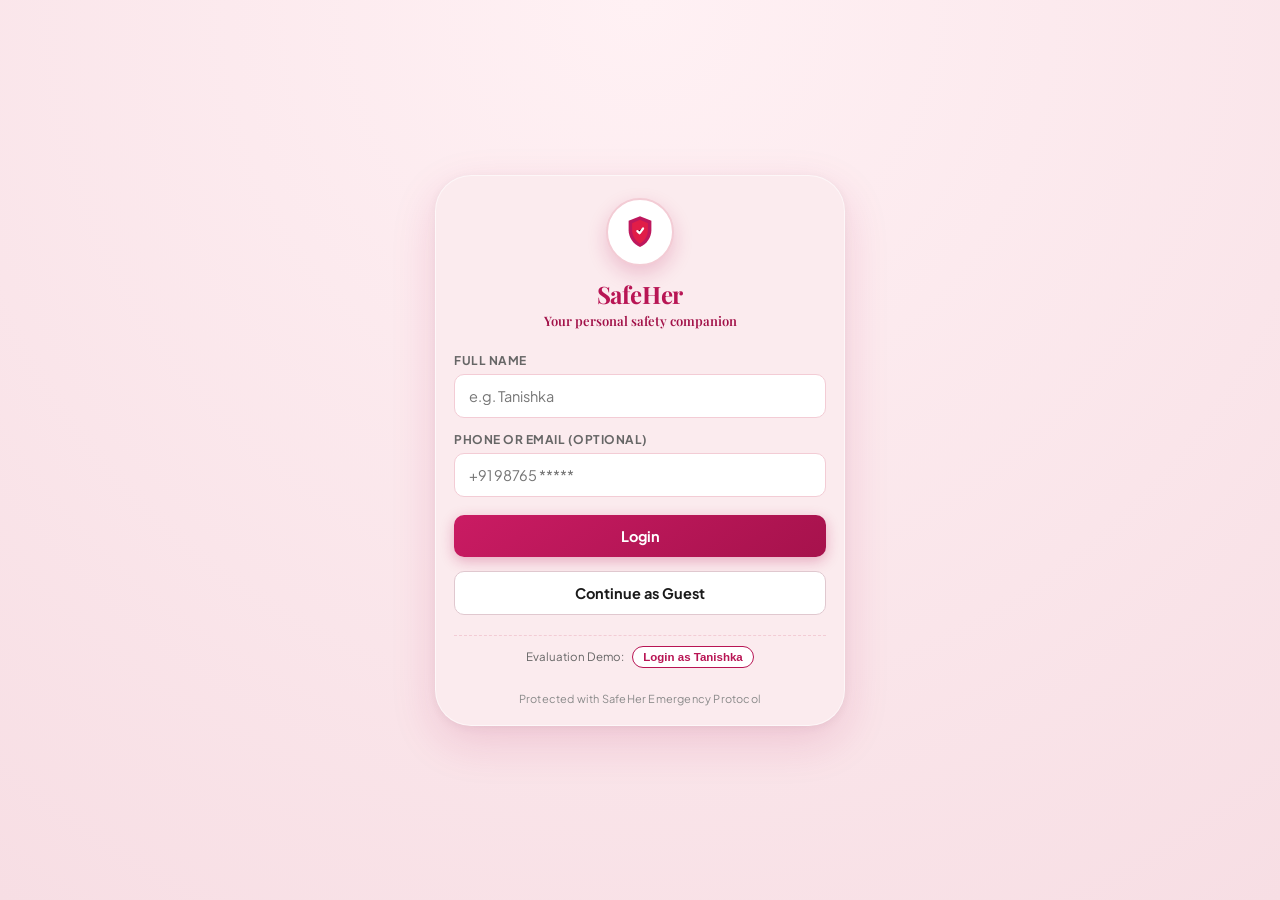
<file: index.html>
﻿<!DOCTYPE html>
<html lang="en">
<head>
  <meta charset="UTF-8">
  <meta name="viewport" content="width=device-width, initial-scale=1.0">
  <title>SafeHer — Your Safety, Our Priority</title>
  <link rel="preconnect" href="https://fonts.googleapis.com">
  <link rel="preconnect" href="https://fonts.gstatic.com" crossorigin>
  <link href="https://fonts.googleapis.com/css2?family=Playfair+Display:ital,wght@0,600;0,700;1,600&family=Plus+Jakarta+Sans:wght@400;500;600;700&display=swap" rel="stylesheet">
  <link rel="stylesheet" href="styles.css">
</head>
<body>

  <!-- Main App Shell -->
  <div id="app" class="app-root">

    <!-- ============================================== -->
    <!-- VIEW 0: LOGIN & ONBOARDING SCREEN              -->
    <!-- ============================================== -->
    <div id="view-login" class="view active-view">
      <div class="mobile-frame auth-mobile-frame">
        
        <!-- SafeHer Auth Header / Shield -->
        <div class="auth-center-hero">
          <div class="auth-shield-emblem">
            <svg viewBox="0 0 48 48" class="auth-shield-svg">
              <path d="M24 6L37 11V22C37 30.5 31.5 38 24 41C16.5 38 11 30.5 11 22V11L24 6Z" fill="#be185d"/>
              <path d="M24 10L33 14V22C33 28.5 29 34.5 24 37C19 34.5 15 28.5 15 22V14L24 10Z" fill="#e11d48"/>
              <path d="M21 23L23.5 25.5L27.5 20" stroke="#ffffff" stroke-width="2.5" stroke-linecap="round" stroke-linejoin="round"/>
            </svg>
          </div>
          <h1 class="brand-title auth-title">SafeHer</h1>
          <p class="auth-subtitle">Your personal safety companion</p>
        </div>

        <!-- Login Form -->
        <form id="form-login" class="auth-form" onsubmit="return false;">
          <div class="form-group">
            <label for="input-login-name" class="form-label">Full Name</label>
            <input type="text" id="input-login-name" class="auth-input" placeholder="e.g. Tanishka" required autocomplete="name">
          </div>

          <div class="form-group">
            <label for="input-login-contact" class="form-label">Phone or Email (Optional)</label>
            <input type="text" id="input-login-contact" class="auth-input" placeholder="+91 98765 *****">
          </div>

          <button type="submit" id="btn-submit-login" class="btn btn-primary-dark-pink auth-submit-btn">
            Login
          </button>

          <button type="button" id="btn-guest-login" class="btn btn-secondary auth-guest-btn">
            Continue as Guest
          </button>

          <!-- Quick Fill Demo Shortcut -->
          <div class="auth-demo-shortcut">
            <span>Evaluation Demo:</span>
            <button type="button" id="btn-quick-tanishka" class="demo-chip-btn">Login as Tanishka</button>
          </div>
        </form>

        <div class="auth-footer-note">
          <span>Protected with SafeHer Emergency Protocol</span>
        </div>

      </div>
    </div>


    <!-- ============================================== -->
    <!-- VIEW 1: HOME PAGE (Matches Screenshot Exactly) -->
    <!-- ============================================== -->
    <div id="view-home" class="view">
      <div class="mobile-frame">
        
        <!-- Header -->
        <header class="app-header">
          <button id="btn-home-menu" class="icon-btn menu-btn" aria-label="Menu">
            <svg width="24" height="24" viewBox="0 0 24 24" fill="none" stroke="currentColor" stroke-width="2.5" stroke-linecap="round">
              <line x1="4" y1="7" x2="20" y2="7"></line>
              <line x1="4" y1="12" x2="20" y2="12"></line>
              <line x1="4" y1="17" x2="20" y2="17"></line>
            </svg>
          </button>
          <div class="brand-center">
            <h1 class="brand-title">SafeHer</h1>
            <p class="brand-tagline">Your Safety, Our Priority</p>
          </div>
          <button id="btn-logout" class="icon-btn logout-btn" title="Log Out / Switch User" aria-label="Log Out">
            <svg width="20" height="20" viewBox="0 0 24 24" fill="none" stroke="#be185d" stroke-width="2" stroke-linecap="round" stroke-linejoin="round">
              <path d="M9 21H5a2 2 0 0 1-2-2V5a2 2 0 0 1 2-2h4"></path>
              <polyline points="16 17 21 12 16 7"></polyline>
              <line x1="21" y1="12" x2="9" y2="12"></line>
            </svg>
          </button>
        </header>
        <div class="header-divider"></div>

        <!-- Greeting Section -->
        <section class="greeting-section">
          <div class="greeting-text">
            <h2 id="user-greeting-name" class="user-name">Hello, User</h2>
            <p class="user-subtext">Stay safe, Stay Protected.</p>
          </div>
          <div id="avatar-badge-btn" class="avatar-badge" title="User Profile (Click to switch account)">
            <!-- Female profile silhouette -->
            <svg viewBox="0 0 100 100" class="avatar-svg">
              <circle cx="50" cy="50" r="48" fill="#f8b3c4" />
              <path d="M50 20 C42 20 36 26 36 34 C36 40 39 45 44 47 C39 49 32 54 30 62 C34 68 42 72 50 72 C58 72 66 68 70 62 C68 54 61 49 56 47 C61 45 64 40 64 34 C64 26 58 20 50 20 Z" fill="#ffffff"/>
            </svg>
          </div>
        </section>

        <!-- Large Emergency SOS Button / Card -->
        <section class="sos-banner-section">
          <button id="btn-open-sos" class="sos-banner-btn" aria-label="Emergency SOS - Tap for Emergency">
            <div class="sos-emblem-wrapper">
              <div class="sos-emblem-outer-ring"></div>
              <div class="sos-emblem-inner">
                <!-- Siren Emergency Beacon Icon -->
                <svg class="siren-icon" viewBox="0 0 48 48" fill="none">
                  <path d="M24 10C17.37 10 12 15.37 12 22V27H36V22C36 15.37 30.63 10 24 10Z" fill="#ff4d6d"/>
                  <path d="M10 27H38V31C38 32.1 37.1 33 36 33H12C10.9 33 10 32.1 10 31V27Z" fill="#c9184a"/>
                  <circle cx="24" cy="8" r="2.5" fill="#ff758f"/>
                  <path d="M14 13L10 9M34 13L38 9M24 6V2" stroke="#ff758f" stroke-width="2.5" stroke-linecap="round"/>
                </svg>
                <span class="sos-emblem-text">SOS</span>
              </div>
            </div>
            <h2 class="sos-title">Emergency SOS</h2>
            <p class="sos-subtitle">Tap for Emergency</p>
          </button>
        </section>

        <!-- Quick Feature Cards (2x2 Grid) -->
        <section class="features-grid">
          <!-- Card 1: AI Safety Chatbot -->
          <div class="feature-card">
            <div class="feature-icon-circle bot-icon-bg">
              <svg viewBox="0 0 40 40" class="feature-svg">
                <circle cx="20" cy="20" r="19" fill="#fce4ec"/>
                <!-- Cute safety bot -->
                <rect x="11" y="14" width="18" height="14" rx="5" fill="#d81b60"/>
                <circle cx="16" cy="20" r="2" fill="#ffffff"/>
                <circle cx="24" cy="20" r="2" fill="#ffffff"/>
                <path d="M17 24 Q20 26 23 24" stroke="#ffffff" stroke-width="1.5" stroke-linecap="round"/>
                <circle cx="8" cy="21" r="2" fill="#ad1457"/>
                <circle cx="32" cy="21" r="2" fill="#ad1457"/>
                <line x1="20" y1="10" x2="20" y2="14" stroke="#d81b60" stroke-width="2"/>
                <circle cx="20" cy="9" r="2" fill="#ff4081"/>
              </svg>
            </div>
            <div class="feature-info">
              <h3 class="feature-title">AI SAFETY CHATBOT</h3>
              <p class="feature-desc">Chat for help and Guidance</p>
            </div>
          </div>

          <!-- Card 2: Safe Journey -->
          <div class="feature-card">
            <div class="feature-icon-circle journey-icon-bg">
              <svg viewBox="0 0 40 40" class="feature-svg">
                <circle cx="20" cy="20" r="19" fill="#fce4ec"/>
                <!-- Map and Pin -->
                <path d="M10 27L17 23L23 27L30 23V13L23 17L17 13L10 17V27Z" fill="#f8bbd0" stroke="#d81b60" stroke-width="1.2"/>
                <path d="M23 11C20.8 11 19 12.8 19 15C19 18.5 23 22 23 22C23 22 27 18.5 27 15C27 12.8 25.2 11 23 11Z" fill="#c2185b"/>
                <circle cx="23" cy="15" r="1.5" fill="#ffffff"/>
              </svg>
            </div>
            <div class="feature-info">
              <h3 class="feature-title">SAFE JOURNEY</h3>
              <p class="feature-desc">Share your live location</p>
            </div>
          </div>

          <!-- Card 3: Safety Resources -->
          <div class="feature-card">
            <div class="feature-icon-circle resource-icon-bg">
              <svg viewBox="0 0 40 40" class="feature-svg">
                <circle cx="20" cy="20" r="19" fill="#fce4ec"/>
                <!-- Shield and Book/Heart -->
                <path d="M20 9L29 13V19C29 25 25 29 20 31C15 29 11 25 11 19V13L20 9Z" fill="#f48fb1"/>
                <path d="M20 12L26 15V19C26 23.5 23.5 26.5 20 28C16.5 26.5 14 23.5 14 19V15L20 12Z" fill="#ad1457"/>
                <path d="M18 20L20 22L23 18" stroke="#ffffff" stroke-width="1.8" stroke-linecap="round" stroke-linejoin="round"/>
              </svg>
            </div>
            <div class="feature-info">
              <h3 class="feature-title">SAFETY RESOURCES</h3>
              <p class="feature-desc">Help materials and guides</p>
            </div>
          </div>

          <!-- Card 4: Emergency Contacts -->
          <div class="feature-card">
            <div class="feature-icon-circle contacts-icon-bg">
              <svg viewBox="0 0 40 40" class="feature-svg">
                <circle cx="20" cy="20" r="19" fill="#fce4ec"/>
                <!-- Phone book & plus -->
                <rect x="11" y="11" width="16" height="20" rx="3" fill="#d81b60"/>
                <circle cx="19" cy="18" r="3" fill="#ffffff"/>
                <path d="M15 26 C15 23 17 22 19 22 C21 22 23 23 23 26" fill="#ffffff"/>
                <circle cx="27" cy="24" r="6" fill="#c2185b" stroke="#ffffff" stroke-width="1.5"/>
                <path d="M27 21V27M24 24H30" stroke="#ffffff" stroke-width="1.6" stroke-linecap="round"/>
              </svg>
            </div>
            <div class="feature-info">
              <h3 class="feature-title">EMERGENCY CONTACTS</h3>
              <p class="feature-desc">Quick call to your trusted contacts</p>
            </div>
          </div>
        </section>

        <!-- Floating Bottom Navigation -->
        <nav class="bottom-nav">
          <button id="nav-item-home" class="nav-item active" aria-label="Home">
            <svg viewBox="0 0 24 24" width="22" height="22" fill="currentColor">
              <path d="M10 20v-6h4v6h5v-8h3L12 3 2 12h3v8z"/>
            </svg>
          </button>
          <button id="nav-item-location" class="nav-item" aria-label="Location">
            <svg viewBox="0 0 24 24" width="22" height="22" fill="currentColor">
              <path d="M12 2C8.13 2 5 5.13 5 9c0 5.25 7 13 7 13s7-7.75 7-13c0-3.87-3.13-7-7-7zm0 9.5c-1.38 0-2.5-1.12-2.5-2.5s1.12-2.5 2.5-2.5 2.5 1.12 2.5 2.5-1.12 2.5-2.5 2.5z"/>
            </svg>
          </button>
          <button id="nav-item-profile" class="nav-item" aria-label="Profile" title="Profile / Switch User">
            <svg viewBox="0 0 24 24" width="22" height="22" fill="currentColor">
              <path d="M12 12c2.21 0 4-1.79 4-4s-1.79-4-4-4-4 1.79-4 4 1.79 4 4 4zm0 2c-2.67 0-8 1.34-8 4v2h16v-2c0-2.66-5.33-4-8-4z"/>
            </svg>
          </button>
        </nav>

      </div>
    </div>


    <!-- ============================================== -->
    <!-- VIEW 2: SOS CONFIRMATION SCREEN               -->
    <!-- ============================================== -->
    <div id="view-confirmation" class="view">
      <div class="laptop-panel confirmation-panel">
        
        <!-- Top Nav Bar -->
        <div class="panel-top-nav">
          <button id="btn-back-home" class="nav-back-btn">
            <svg width="22" height="22" viewBox="0 0 24 24" fill="none" stroke="currentColor" stroke-width="2.5" stroke-linecap="round" stroke-linejoin="round">
              <line x1="19" y1="12" x2="5" y2="12"></line>
              <polyline points="12 19 5 12 12 5"></polyline>
            </svg>
            <span>Emergency SOS</span>
          </button>
          <div class="safeher-brand-tag">SafeHer System</div>
        </div>

        <!-- Confirmation Card Content -->
        <div class="confirmation-content-card">
          <div class="large-sos-emblem">
            <div class="emblem-pulse-circle"></div>
            <div class="emblem-inner-beacon">
              <svg viewBox="0 0 48 48" class="beacon-svg">
                <path d="M24 8C16.8 8 11 13.8 11 21V28H37V21C37 13.8 31.2 8 24 8Z" fill="#ff2d55"/>
                <path d="M8 28H40V33C40 34.1 39.1 35 38 35H10C8.9 35 8 34.1 8 33V28Z" fill="#c2185b"/>
                <circle cx="24" cy="5" r="3" fill="#ff758f"/>
                <path d="M13 11L8 6M35 11L40 6M24 4V1" stroke="#ff4d6d" stroke-width="3" stroke-linecap="round"/>
              </svg>
              <span class="beacon-sos-label">SOS</span>
            </div>
          </div>

          <h2 class="confirm-heading">Emergency SOS</h2>
          <p class="confirm-main-prompt">Are you sure you want to activate emergency assistance?</p>
          <p class="confirm-supporting-text">Your current location will be detected and an emergency message will be prepared.</p>

          <div class="confirmation-actions">
            <button id="btn-cancel-sos" class="btn btn-secondary">CANCEL</button>
            <button id="btn-activate-sos" class="btn btn-primary-dark-pink">ACTIVATE SOS</button>
          </div>
        </div>

      </div>
    </div>


    <!-- ============================================== -->
    <!-- VIEW 3: DETECTING LOCATION LOADING STATE       -->
    <!-- ============================================== -->
    <div id="view-loading" class="view">
      <div class="laptop-panel loading-panel">
        <div class="radar-loading-container">
          <div class="radar-ripple"></div>
          <div class="radar-ripple delayed-1"></div>
          <div class="radar-ripple delayed-2"></div>
          <div class="radar-center-pin">
            <svg width="34" height="34" viewBox="0 0 24 24" fill="#be185d">
              <path d="M12 2C8.13 2 5 5.13 5 9c0 5.25 7 13 7 13s7-7.75 7-13c0-3.87-3.13-7-7-7zm0 9.5c-1.38 0-2.5-1.12-2.5-2.5s1.12-2.5 2.5-2.5 2.5 1.12 2.5 2.5-1.12 2.5-2.5 2.5z"/>
            </svg>
          </div>
        </div>
        <h3 class="loading-title">Detecting your location...</h3>
        <p class="loading-subtitle">Querying browser Geolocation API for precise coordinates</p>
      </div>
    </div>


    <!-- ============================================== -->
    <!-- VIEW 4: ERROR STATE (Permission / Hardware)    -->
    <!-- ============================================== -->
    <div id="view-error" class="view">
      <div class="laptop-panel error-panel">
        <div class="error-card">
          <div class="error-icon-wrapper">
            <svg width="44" height="44" viewBox="0 0 24 24" fill="none" stroke="#d81b60" stroke-width="2" stroke-linecap="round" stroke-linejoin="round">
              <circle cx="12" cy="12" r="10"></circle>
              <line x1="12" y1="8" x2="12" y2="12"></line>
              <line x1="12" y1="16" x2="12.01" y2="16"></line>
            </svg>
          </div>
          <h3 class="error-title">Location Detection Issue</h3>
          <p id="error-message-text" class="error-body">Location permission is required to share your current location.</p>
          <div class="error-actions">
            <button id="btn-error-cancel" class="btn btn-secondary">CANCEL</button>
            <button id="btn-error-retry" class="btn btn-primary-dark-pink">TRY AGAIN</button>
          </div>
        </div>
      </div>
    </div>


    <!-- ============================================== -->
    <!-- VIEW 5: SOS ACTIVE SCREEN (Laptop Friendly)     -->
    <!-- ============================================== -->
    <div id="view-active" class="view">
      <div class="laptop-panel active-dashboard-panel">
        
        <!-- Header Bar -->
        <div class="panel-top-nav">
          <div class="active-badge-tag">
            <span class="pulsing-red-dot"></span>
            <span>🚨 SOS ACTIVE</span>
          </div>
          <div class="safeher-brand-tag">SafeHer Emergency Response</div>
        </div>

        <!-- Prominent SOS Status Header Card -->
        <div class="sos-banner-card">
          <div class="sos-banner-head">
            <div class="sos-banner-title-group">
              <h2 class="sos-banner-heading">SOS Active</h2>
              <p class="sos-banner-sub">Emergency assistance has been activated.</p>
            </div>
            <div class="sos-live-pill">LIVE SESSION</div>
          </div>

          <!-- 3 Checklist Status Cards -->
          <div class="status-cards-row">
            <div class="status-badge-item">
              <div class="check-icon-circle">
                <svg viewBox="0 0 24 24" width="16" height="16" fill="none" stroke="#ffffff" stroke-width="3" stroke-linecap="round" stroke-linejoin="round">
                  <polyline points="20 6 9 17 4 12"></polyline>
                </svg>
              </div>
              <span class="status-badge-text">Location detected</span>
            </div>

            <div class="status-badge-item">
              <div class="check-icon-circle">
                <svg viewBox="0 0 24 24" width="16" height="16" fill="none" stroke="#ffffff" stroke-width="3" stroke-linecap="round" stroke-linejoin="round">
                  <polyline points="20 6 9 17 4 12"></polyline>
                </svg>
              </div>
              <span class="status-badge-text">Emergency alert prepared</span>
            </div>

            <div class="status-badge-item">
              <div class="check-icon-circle">
                <svg viewBox="0 0 24 24" width="16" height="16" fill="none" stroke="#ffffff" stroke-width="3" stroke-linecap="round" stroke-linejoin="round">
                  <polyline points="20 6 9 17 4 12"></polyline>
                </svg>
              </div>
              <span class="status-badge-text">Trusted contact message ready</span>
            </div>
          </div>
        </div>

        <!-- Two Column Content Grid (Laptop Friendly 900-1100px) -->
        <div class="active-two-column-grid">

          <!-- Left Column: Current Location Card -->
          <div class="grid-column left-col">
            <div class="info-card location-card">
              <div class="card-header">
                <div class="card-icon-tag location-tag">
                  <svg width="20" height="20" viewBox="0 0 24 24" fill="#c2185b">
                    <path d="M12 2C8.13 2 5 5.13 5 9c0 5.25 7 13 7 13s7-7.75 7-13c0-3.87-3.13-7-7-7zm0 9.5c-1.38 0-2.5-1.12-2.5-2.5s1.12-2.5 2.5-2.5 2.5 1.12 2.5 2.5-1.12 2.5-2.5 2.5z"/>
                  </svg>
                </div>
                <h3 class="card-title">Current Location</h3>
              </div>

              <div class="coords-display-box">
                <div class="coord-row">
                  <span class="coord-label">Latitude:</span>
                  <span id="display-latitude" class="coord-val">Detecting...</span>
                </div>
                <div class="coord-row">
                  <span class="coord-label">Longitude:</span>
                  <span id="display-longitude" class="coord-val">Detecting...</span>
                </div>
                <div class="coord-meta">
                  <span id="display-accuracy" class="accuracy-badge">Accuracy: High</span>
                  <span id="display-timestamp" class="time-badge">Updated: Just now</span>
                </div>
              </div>

              <button id="btn-view-map" class="btn btn-action-outline">
                <svg width="18" height="18" viewBox="0 0 24 24" fill="none" stroke="currentColor" stroke-width="2" stroke-linecap="round" stroke-linejoin="round">
                  <path d="M18 13v6a2 2 0 0 1-2 2H5a2 2 0 0 1-2-2V8a2 2 0 0 1 2-2h6"></path>
                  <polyline points="15 3 21 3 21 9"></polyline>
                  <line x1="10" y1="14" x2="21" y2="3"></line>
                </svg>
                <span>VIEW ON MAP</span>
              </button>
            </div>
          </div>

          <!-- Right Column: Emergency Message Card & Actions -->
          <div class="grid-column right-col">
            
            <!-- Emergency Message Card -->
            <div class="info-card message-card">
              <div class="card-header">
                <div class="card-icon-tag message-tag">
                  <svg width="20" height="20" viewBox="0 0 24 24" fill="#c2185b">
                    <path d="M20 2H4c-1.1 0-1.99.9-1.99 2L2 22l4-4h14c1.1 0 2-.9 2-2V4c0-1.1-.9-2-2-2zm-2 12H6v-2h12v2zm0-3H6V9h12v2zm0-3H6V6h12v2z"/>
                  </svg>
                </div>
                <h3 class="card-title">Emergency Message</h3>
              </div>

              <!-- Message preview box -->
              <div class="emergency-text-preview" id="emergency-message-content">
                EMERGENCY! I need immediate help.
                My current location:
                https://www.google.com/maps?q=...
              </div>

              <button id="btn-copy-message" class="btn btn-action-outline">
                <svg width="18" height="18" viewBox="0 0 24 24" fill="none" stroke="currentColor" stroke-width="2" stroke-linecap="round" stroke-linejoin="round">
                  <rect x="9" y="9" width="13" height="13" rx="2" ry="2"></rect>
                  <path d="M5 15H4a2 2 0 0 1-2-2V4a2 2 0 0 1 2-2h9a2 2 0 0 1 2 2v1"></path>
                </svg>
                <span>COPY MESSAGE</span>
              </button>
            </div>

            <!-- Action Buttons -->
            <div class="active-actions-group">
              <button id="btn-call-emergency" class="btn btn-call-112">
                <svg width="20" height="20" viewBox="0 0 24 24" fill="currentColor">
                  <path d="M6.62 10.79c1.44 2.83 3.76 5.14 6.59 6.59l2.2-2.2c.27-.27.67-.36 1.02-.24 1.12.37 2.33.57 3.57.57.55 0 1 .45 1 1V20c0 .55-.45 1-1 1-9.39 0-17-7.61-17-17 0-.55.45-1 1-1h3.5c.55 0 1 .45 1 1 0 1.25.2 2.45.57 3.57.11.35.03.74-.25 1.02l-2.2 2.2z"/>
                </svg>
                <span>CALL EMERGENCY — 112</span>
              </button>

              <button id="btn-safe-now" class="btn btn-safe-green">
                <svg width="20" height="20" viewBox="0 0 24 24" fill="none" stroke="currentColor" stroke-width="2.5" stroke-linecap="round" stroke-linejoin="round">
                  <path d="M12 22s8-4 8-10V5l-8-3-8 3v7c0 6 8 10 8 10z"></path>
                  <polyline points="9 12 11 14 15 10"></polyline>
                </svg>
                <span>I'M SAFE NOW</span>
              </button>
            </div>

          </div>
        </div>

      </div>
    </div>

  </div>


  <!-- ============================================== -->
  <!-- MODAL: EMERGENCY 112 CALL PROTOTYPE DISCLAIMER -->
  <!-- ============================================== -->
  <div id="modal-emergency-call" class="modal-overlay" aria-hidden="true" role="dialog">
    <div class="modal-dialog">
      <div class="modal-header">
        <div class="modal-icon-badge">
          <svg width="28" height="28" viewBox="0 0 24 24" fill="#c2185b">
            <path d="M6.62 10.79c1.44 2.83 3.76 5.14 6.59 6.59l2.2-2.2c.27-.27.67-.36 1.02-.24 1.12.37 2.33.57 3.57.57.55 0 1 .45 1 1V20c0 .55-.45 1-1 1-9.39 0-17-7.61-17-17 0-.55.45-1 1-1h3.5c.55 0 1 .45 1 1 0 1.25.2 2.45.57 3.57.11.35.03.74-.25 1.02l-2.2 2.2z"/>
          </svg>
        </div>
        <h3 class="modal-title">Emergency Call</h3>
      </div>
      <div class="modal-body">
        <p class="modal-text">On a mobile device, this action would open the emergency calling interface for 112.</p>
        <p class="modal-subtext">This web application is currently running in desktop prototype mode for evaluation.</p>
      </div>
      <div class="modal-footer">
        <button id="btn-close-modal" class="btn btn-secondary modal-close-btn">CLOSE</button>
      </div>
    </div>
  </div>


  <!-- ============================================== -->
  <!-- TOAST NOTIFICATION CONTAINER                  -->
  <!-- ============================================== -->
  <div id="toast-container" class="toast-container" aria-live="polite">
    <div id="toast-message" class="toast-card">
      <svg width="18" height="18" viewBox="0 0 24 24" fill="none" stroke="#10b981" stroke-width="3" stroke-linecap="round" stroke-linejoin="round">
        <polyline points="20 6 9 17 4 12"></polyline>
      </svg>
      <span id="toast-text">Emergency message copied</span>
    </div>
  </div>

  <script src="app.js"></script>
</body>
</html>
</file>
<file: styles.css>
﻿/* ==========================================================================
   SafeHer - Women Safety Companion
   Pink & White Aesthetic Theme (Matches Screenshot Visual Reference)
   ========================================================================== */

:root {
  --primary-pink: #b81554;
  --primary-dark-pink: #a21249;
  --primary-gradient: linear-gradient(135deg, #c7175f 0%, #9e1045 100%);
  --sos-button-gradient: linear-gradient(145deg, #ca1b63 0%, #a6124c 100%);
  --soft-pink-bg: #fbebee;
  --soft-pink-accent: #fce4ec;
  --card-bg: #ffffff;
  --text-main: #1a1a1a;
  --text-muted: #666666;
  --text-subtle: #8a8a8a;
  --border-light: #f3ccd5;
  --safe-green: #10b981;
  --safe-green-dark: #059669;
  --safe-green-gradient: linear-gradient(135deg, #10b981 0%, #059669 100%);
  --shadow-soft: 0 8px 24px rgba(184, 21, 84, 0.08);
  --shadow-card: 0 4px 16px rgba(184, 21, 84, 0.06);
  --shadow-lg: 0 12px 36px rgba(184, 21, 84, 0.14);
  --radius-sm: 10px;
  --radius-md: 16px;
  --radius-lg: 24px;
  --radius-pill: 9999px;
  --font-serif: 'Playfair Display', Georgia, serif;
  --font-sans: 'Plus Jakarta Sans', -apple-system, BlinkMacSystemFont, 'Segoe UI', Roboto, sans-serif;
}

* {
  box-sizing: border-box;
  margin: 0;
  padding: 0;
}

body {
  font-family: var(--font-sans);
  background: #f7e2e7;
  background: radial-gradient(circle at top, #fff1f4 0%, #f7dee4 100%);
  color: var(--text-main);
  min-height: 100vh;
  display: flex;
  justify-content: center;
  align-items: center;
  overflow-x: hidden;
  padding: 16px;
}

/* App Root Container */
.app-root {
  width: 100%;
  display: flex;
  justify-content: center;
  align-items: center;
}

/* View switcher */
.view {
  display: none;
  width: 100%;
  animation: fadeInView 0.28s ease-out forwards;
}

.view.active-view {
  display: flex;
  justify-content: center;
  align-items: center;
}

@keyframes fadeInView {
  from {
    opacity: 0;
    transform: translateY(6px);
  }
  to {
    opacity: 1;
    transform: translateY(0);
  }
}

/* ==========================================================================
   VIEW 0: LOGIN & ONBOARDING (Authentication Screen)
   ========================================================================== */

.auth-mobile-frame {
  max-width: 410px;
  padding: 36px 24px 28px 24px;
  text-align: center;
}

.auth-center-hero {
  margin-bottom: 24px;
}

.auth-shield-emblem {
  width: 68px;
  height: 68px;
  margin: 0 auto 12px auto;
  border-radius: 50%;
  background: #ffffff;
  display: flex;
  align-items: center;
  justify-content: center;
  box-shadow: 0 8px 20px rgba(184, 21, 84, 0.2);
  border: 2px solid var(--border-light);
}

.auth-shield-svg {
  width: 42px;
  height: 42px;
}

.auth-title {
  font-size: 28px;
  margin-bottom: 2px;
}

.auth-subtitle {
  font-family: var(--font-serif);
  font-size: 13px;
  color: var(--primary-dark-pink);
  font-weight: 600;
}

.auth-form {
  display: flex;
  flex-direction: column;
  gap: 14px;
}

.form-group {
  display: flex;
  flex-direction: column;
  gap: 6px;
  text-align: left;
}

.form-label {
  font-size: 12px;
  font-weight: 700;
  color: var(--text-muted);
  text-transform: uppercase;
  letter-spacing: 0.5px;
}

.auth-input {
  width: 100%;
  background: #ffffff;
  border: 1.5px solid var(--border-light);
  border-radius: var(--radius-sm);
  padding: 12px 14px;
  font-size: 14.5px;
  color: var(--text-main);
  font-family: var(--font-sans);
  outline: none;
  transition: border-color 0.15s ease, box-shadow 0.15s ease;
}

.auth-input:focus {
  border-color: var(--primary-pink);
  box-shadow: 0 0 0 3.5px rgba(184, 21, 84, 0.14);
}

.auth-submit-btn {
  width: 100%;
  padding: 13px;
  font-size: 15px;
  margin-top: 4px;
}

.auth-guest-btn {
  width: 100%;
  padding: 11px;
  font-size: 13.5px;
}

.auth-demo-shortcut {
  display: flex;
  align-items: center;
  justify-content: center;
  gap: 8px;
  font-size: 11.5px;
  color: var(--text-muted);
  margin-top: 6px;
  padding-top: 10px;
  border-top: 1px dashed var(--border-light);
}

.demo-chip-btn {
  background: #ffffff;
  border: 1px solid var(--primary-pink);
  color: var(--primary-pink);
  font-size: 11.5px;
  font-weight: 700;
  padding: 4px 10px;
  border-radius: var(--radius-pill);
  cursor: pointer;
  transition: all 0.15s ease;
}

.demo-chip-btn:hover {
  background: var(--primary-pink);
  color: #ffffff;
}

.auth-footer-note {
  margin-top: 24px;
  font-size: 11px;
  color: var(--text-subtle);
  letter-spacing: 0.2px;
}

/* ==========================================================================
   VIEW 1: SAFEHER HOME SCREEN (Matches Screenshot Exactly)
   ========================================================================== */

.mobile-frame {
  width: 100%;
  max-width: 410px;
  background-color: var(--soft-pink-bg);
  border-radius: 36px;
  box-shadow: 0 16px 45px rgba(184, 21, 84, 0.15), 0 2px 10px rgba(0, 0, 0, 0.05);
  overflow: hidden;
  padding: 22px 18px 20px 18px;
  border: 1px solid rgba(255, 255, 255, 0.6);
  position: relative;
}

/* Header */
.app-header {
  display: flex;
  align-items: center;
  justify-content: space-between;
  padding: 0 4px 10px 4px;
}

.icon-btn {
  background: transparent;
  border: none;
  color: var(--text-main);
  cursor: pointer;
  display: flex;
  align-items: center;
  justify-content: center;
  padding: 4px;
  border-radius: 8px;
  transition: background-color 0.15s ease;
}

.icon-btn:hover {
  background: var(--soft-pink-accent);
}

.brand-center {
  text-align: center;
}

.brand-title {
  font-family: var(--font-serif);
  font-size: 24px;
  font-weight: 700;
  color: var(--primary-pink);
  letter-spacing: -0.2px;
}

.brand-tagline {
  font-family: var(--font-serif);
  font-size: 11.5px;
  font-weight: 600;
  color: var(--primary-dark-pink);
  margin-top: 1px;
}

.header-divider {
  width: 100%;
  height: 1px;
  background: var(--border-light);
  margin-bottom: 16px;
}

/* Greeting Section */
.greeting-section {
  display: flex;
  justify-content: space-between;
  align-items: center;
  padding: 0 4px 16px 4px;
}

.user-name {
  font-size: 16.5px;
  font-weight: 700;
  color: var(--text-main);
  letter-spacing: -0.2px;
  min-height: 22px;
}

.user-subtext {
  font-size: 12.5px;
  color: var(--text-muted);
  margin-top: 3px;
  font-weight: 500;
}

.avatar-badge {
  width: 46px;
  height: 46px;
  border-radius: 50%;
  display: flex;
  align-items: center;
  justify-content: center;
  box-shadow: 0 3px 8px rgba(184, 21, 84, 0.15);
  cursor: pointer;
  transition: transform 0.15s ease, box-shadow 0.15s ease;
}

.avatar-badge:hover {
  transform: scale(1.05);
  box-shadow: 0 5px 12px rgba(184, 21, 84, 0.25);
}

.avatar-svg {
  width: 46px;
  height: 46px;
}

/* Emergency SOS Banner */
.sos-banner-section {
  margin-bottom: 18px;
}

.sos-banner-btn {
  width: 100%;
  background: var(--sos-button-gradient);
  border: none;
  border-radius: 22px;
  padding: 24px 16px 20px 16px;
  text-align: center;
  color: #ffffff;
  cursor: pointer;
  box-shadow: 0 10px 24px rgba(184, 21, 84, 0.35);
  transition: transform 0.18s ease, box-shadow 0.18s ease;
  display: flex;
  flex-direction: column;
  align-items: center;
  justify-content: center;
}

.sos-banner-btn:hover {
  transform: translateY(-2px);
  box-shadow: 0 14px 28px rgba(184, 21, 84, 0.42);
}

.sos-banner-btn:active {
  transform: scale(0.985);
}

.sos-emblem-wrapper {
  position: relative;
  width: 78px;
  height: 78px;
  display: flex;
  align-items: center;
  justify-content: center;
  margin-bottom: 12px;
}

.sos-emblem-outer-ring {
  position: absolute;
  inset: 0;
  border-radius: 50%;
  border: 3px solid rgba(255, 255, 255, 0.45);
  animation: gentlePulse 2.4s infinite ease-in-out;
}

.sos-emblem-inner {
  width: 66px;
  height: 66px;
  background: #ffffff;
  border-radius: 50%;
  display: flex;
  flex-direction: column;
  align-items: center;
  justify-content: center;
  box-shadow: 0 4px 10px rgba(0, 0, 0, 0.12);
}

.siren-icon {
  width: 28px;
  height: 28px;
}

.sos-emblem-text {
  font-size: 11px;
  font-weight: 800;
  color: var(--primary-pink);
  letter-spacing: 0.5px;
  margin-top: -2px;
}

.sos-title {
  font-size: 20px;
  font-weight: 700;
  letter-spacing: -0.3px;
  margin-bottom: 3px;
}

.sos-subtitle {
  font-size: 12px;
  color: rgba(255, 255, 255, 0.9);
  font-weight: 500;
}

@keyframes gentlePulse {
  0%, 100% {
    transform: scale(1);
    opacity: 0.7;
  }
  50% {
    transform: scale(1.08);
    opacity: 1;
  }
}

/* Quick Features Grid (2x2) */
.features-grid {
  display: grid;
  grid-template-columns: 1fr 1fr;
  gap: 12px;
  margin-bottom: 20px;
}

.feature-card {
  background: var(--card-bg);
  border-radius: 16px;
  padding: 12px 10px;
  display: flex;
  align-items: center;
  gap: 10px;
  box-shadow: var(--shadow-card);
  transition: transform 0.15s ease, box-shadow 0.15s ease;
  cursor: default;
}

.feature-card:hover {
  transform: translateY(-1.5px);
  box-shadow: var(--shadow-soft);
}

.feature-icon-circle {
  width: 38px;
  height: 38px;
  min-width: 38px;
  border-radius: 50%;
  display: flex;
  align-items: center;
  justify-content: center;
}

.feature-svg {
  width: 100%;
  height: 100%;
}

.feature-info {
  display: flex;
  flex-direction: column;
}

.feature-title {
  font-size: 11px;
  font-weight: 800;
  color: var(--text-main);
  letter-spacing: -0.1px;
  line-height: 1.25;
}

.feature-desc {
  font-size: 10px;
  color: var(--text-muted);
  line-height: 1.3;
  margin-top: 2px;
}

/* Bottom Floating Navigation */
.bottom-nav {
  background: var(--card-bg);
  border-radius: 20px;
  padding: 8px 24px;
  display: flex;
  justify-content: space-around;
  align-items: center;
  box-shadow: var(--shadow-soft);
}

.nav-item {
  background: transparent;
  border: none;
  color: #333333;
  cursor: pointer;
  padding: 6px 12px;
  border-radius: 12px;
  display: flex;
  align-items: center;
  justify-content: center;
  transition: color 0.15s ease;
}

.nav-item.active {
  color: #000000;
}

.nav-item:hover {
  color: var(--primary-pink);
}

/* ==========================================================================
   LAPTOP PANEL & SHARED SOS STYLING (LAPTOP FRIENDLY 900-1100px)
   ========================================================================== */

.laptop-panel {
  width: 100%;
  background: var(--soft-pink-bg);
  border-radius: var(--radius-lg);
  box-shadow: var(--shadow-lg);
  border: 1px solid rgba(255, 255, 255, 0.7);
  padding: 24px 28px;
}

/* Panel Top Nav Bar */
.panel-top-nav {
  display: flex;
  justify-content: space-between;
  align-items: center;
  margin-bottom: 20px;
  padding-bottom: 12px;
  border-bottom: 1px solid var(--border-light);
}

.nav-back-btn {
  background: transparent;
  border: none;
  display: flex;
  align-items: center;
  gap: 8px;
  font-size: 16px;
  font-weight: 700;
  color: var(--primary-pink);
  cursor: pointer;
  padding: 4px 8px;
  border-radius: var(--radius-sm);
  transition: background-color 0.15s ease, transform 0.12s ease;
}

.nav-back-btn:hover {
  background: var(--soft-pink-accent);
  transform: translateX(-2px);
}

.safeher-brand-tag {
  font-size: 13px;
  font-weight: 600;
  color: var(--primary-dark-pink);
  background: #ffffff;
  padding: 5px 14px;
  border-radius: var(--radius-pill);
  box-shadow: var(--shadow-card);
}

.active-badge-tag {
  display: flex;
  align-items: center;
  gap: 8px;
  background: #ffffff;
  padding: 6px 14px;
  border-radius: var(--radius-pill);
  font-size: 13.5px;
  font-weight: 800;
  color: var(--primary-pink);
  box-shadow: var(--shadow-card);
}

.pulsing-red-dot {
  width: 10px;
  height: 10px;
  background-color: #ef4444;
  border-radius: 50%;
  display: inline-block;
  box-shadow: 0 0 0 0 rgba(239, 68, 68, 0.7);
  animation: pulseDot 1.4s infinite;
}

@keyframes pulseDot {
  0% {
    transform: scale(0.95);
    box-shadow: 0 0 0 0 rgba(239, 68, 68, 0.7);
  }
  70% {
    transform: scale(1);
    box-shadow: 0 0 0 8px rgba(239, 68, 68, 0);
  }
  100% {
    transform: scale(0.95);
    box-shadow: 0 0 0 0 rgba(239, 68, 68, 0);
  }
}

/* ==========================================================================
   VIEW 2: SOS CONFIRMATION SCREEN
   ========================================================================== */

.confirmation-panel {
  max-width: 580px;
}

.confirmation-content-card {
  background: var(--card-bg);
  border-radius: var(--radius-md);
  padding: 36px 32px 32px 32px;
  text-align: center;
  box-shadow: var(--shadow-card);
}

.large-sos-emblem {
  position: relative;
  width: 100px;
  height: 100px;
  margin: 0 auto 20px auto;
  display: flex;
  align-items: center;
  justify-content: center;
}

.emblem-pulse-circle {
  position: absolute;
  inset: 0;
  border-radius: 50%;
  background: rgba(254, 205, 221, 0.6);
  animation: beaconPulse 2s infinite ease-in-out;
}

.emblem-inner-beacon {
  position: relative;
  width: 82px;
  height: 82px;
  background: linear-gradient(135deg, #be185d, #9e1045);
  border-radius: 50%;
  display: flex;
  flex-direction: column;
  align-items: center;
  justify-content: center;
  box-shadow: 0 6px 18px rgba(190, 24, 93, 0.35);
  border: 3px solid #ffffff;
}

.beacon-svg {
  width: 36px;
  height: 36px;
}

.beacon-sos-label {
  color: #ffffff;
  font-size: 12px;
  font-weight: 800;
  letter-spacing: 1px;
  margin-top: -3px;
}

@keyframes beaconPulse {
  0% {
    transform: scale(0.95);
    opacity: 0.6;
  }
  50% {
    transform: scale(1.15);
    opacity: 1;
  }
  100% {
    transform: scale(0.95);
    opacity: 0.6;
  }
}

.confirm-heading {
  font-size: 26px;
  font-weight: 700;
  color: var(--primary-pink);
  margin-bottom: 10px;
  letter-spacing: -0.3px;
}

.confirm-main-prompt {
  font-size: 16px;
  font-weight: 600;
  color: var(--text-main);
  margin-bottom: 8px;
  line-height: 1.4;
}

.confirm-supporting-text {
  font-size: 13.5px;
  color: var(--text-muted);
  max-width: 440px;
  margin: 0 auto 28px auto;
  line-height: 1.5;
}

.confirmation-actions {
  display: flex;
  gap: 16px;
  justify-content: center;
}

/* ==========================================================================
   VIEW 3: LOADING VIEW (Detecting Location)
   ========================================================================== */

.loading-panel {
  max-width: 520px;
  text-align: center;
  padding: 50px 32px;
}

.radar-loading-container {
  position: relative;
  width: 120px;
  height: 120px;
  margin: 0 auto 24px auto;
  display: flex;
  align-items: center;
  justify-content: center;
}

.radar-ripple {
  position: absolute;
  width: 100%;
  height: 100%;
  border-radius: 50%;
  border: 2.5px solid var(--primary-pink);
  opacity: 0;
  animation: radarExpand 2s infinite cubic-bezier(0.2, 0.8, 0.2, 1);
}

.radar-ripple.delayed-1 {
  animation-delay: 0.6s;
}

.radar-ripple.delayed-2 {
  animation-delay: 1.2s;
}

.radar-center-pin {
  width: 56px;
  height: 56px;
  background: #ffffff;
  border-radius: 50%;
  display: flex;
  align-items: center;
  justify-content: center;
  box-shadow: 0 4px 14px rgba(184, 21, 84, 0.2);
  z-index: 2;
  border: 2px solid var(--border-light);
}

@keyframes radarExpand {
  0% {
    transform: scale(0.3);
    opacity: 0.9;
  }
  100% {
    transform: scale(1.35);
    opacity: 0;
  }
}

.loading-title {
  font-size: 20px;
  font-weight: 700;
  color: var(--primary-pink);
  margin-bottom: 8px;
}

.loading-subtitle {
  font-size: 13.5px;
  color: var(--text-muted);
}

/* ==========================================================================
   VIEW 4: ERROR VIEW
   ========================================================================== */

.error-panel {
  max-width: 520px;
}

.error-card {
  background: var(--card-bg);
  border-radius: var(--radius-md);
  padding: 36px 30px;
  text-align: center;
  box-shadow: var(--shadow-card);
}

.error-icon-wrapper {
  width: 64px;
  height: 64px;
  border-radius: 50%;
  background: var(--soft-pink-accent);
  display: flex;
  align-items: center;
  justify-content: center;
  margin: 0 auto 16px auto;
}

.error-title {
  font-size: 20px;
  font-weight: 700;
  color: var(--primary-dark-pink);
  margin-bottom: 10px;
}

.error-body {
  font-size: 14.5px;
  color: var(--text-main);
  line-height: 1.5;
  margin-bottom: 24px;
}

.error-actions {
  display: flex;
  gap: 14px;
  justify-content: center;
}

/* ==========================================================================
   VIEW 5: SOS ACTIVE SCREEN (LAPTOP FRIENDLY 900-1100px)
   ========================================================================== */

.active-dashboard-panel {
  max-width: 1020px;
  padding: 24px 30px 28px 30px;
}

/* Top Banner Status Card */
.sos-banner-card {
  background: var(--sos-button-gradient);
  border-radius: var(--radius-md);
  color: #ffffff;
  padding: 20px 24px;
  box-shadow: 0 8px 24px rgba(184, 21, 84, 0.28);
  margin-bottom: 20px;
}

.sos-banner-head {
  display: flex;
  justify-content: space-between;
  align-items: center;
  margin-bottom: 16px;
}

.sos-banner-heading {
  font-size: 22px;
  font-weight: 700;
  letter-spacing: -0.2px;
}

.sos-banner-sub {
  font-size: 13.5px;
  color: rgba(255, 255, 255, 0.9);
  margin-top: 3px;
}

.sos-live-pill {
  background: rgba(255, 255, 255, 0.2);
  border: 1px solid rgba(255, 255, 255, 0.4);
  padding: 4px 12px;
  border-radius: var(--radius-pill);
  font-size: 11px;
  font-weight: 800;
  letter-spacing: 0.8px;
}

/* 3 Checklist Status Badges */
.status-cards-row {
  display: grid;
  grid-template-columns: repeat(3, 1fr);
  gap: 12px;
}

.status-badge-item {
  background: rgba(255, 255, 255, 0.15);
  backdrop-filter: blur(4px);
  border-radius: var(--radius-sm);
  padding: 10px 12px;
  display: flex;
  align-items: center;
  gap: 10px;
  border: 1px solid rgba(255, 255, 255, 0.25);
}

.check-icon-circle {
  width: 24px;
  height: 24px;
  min-width: 24px;
  border-radius: 50%;
  background: var(--safe-green);
  display: flex;
  align-items: center;
  justify-content: center;
  box-shadow: 0 2px 6px rgba(0, 0, 0, 0.15);
}

.status-badge-text {
  font-size: 13px;
  font-weight: 600;
  color: #ffffff;
  line-height: 1.2;
}

/* Two-Column Layout */
.active-two-column-grid {
  display: grid;
  grid-template-columns: 1fr 1fr;
  gap: 20px;
  align-items: stretch;
}

.grid-column {
  display: flex;
  flex-direction: column;
  gap: 16px;
}

/* Info Cards */
.info-card {
  background: var(--card-bg);
  border-radius: var(--radius-md);
  padding: 20px 22px;
  box-shadow: var(--shadow-card);
  display: flex;
  flex-direction: column;
  height: 100%;
}

.card-header {
  display: flex;
  align-items: center;
  gap: 10px;
  margin-bottom: 14px;
}

.card-icon-tag {
  width: 34px;
  height: 34px;
  border-radius: var(--radius-sm);
  background: var(--soft-pink-accent);
  display: flex;
  align-items: center;
  justify-content: center;
}

.card-title {
  font-size: 17px;
  font-weight: 700;
  color: var(--text-main);
  letter-spacing: -0.2px;
}

/* Coordinates Box */
.coords-display-box {
  background: #fdf5f7;
  border: 1px solid var(--border-light);
  border-radius: var(--radius-sm);
  padding: 16px;
  margin-bottom: 16px;
  flex-grow: 1;
}

.coord-row {
  display: flex;
  justify-content: space-between;
  align-items: center;
  padding: 6px 0;
  border-bottom: 1px dashed rgba(184, 21, 84, 0.15);
}

.coord-row:last-of-type {
  border-bottom: none;
}

.coord-label {
  font-size: 13.5px;
  font-weight: 600;
  color: var(--text-muted);
}

.coord-val {
  font-size: 14.5px;
  font-weight: 700;
  color: var(--primary-pink);
  font-family: monospace;
}

.coord-meta {
  display: flex;
  gap: 8px;
  margin-top: 12px;
  padding-top: 10px;
  border-top: 1px solid var(--border-light);
}

.accuracy-badge, .time-badge {
  font-size: 11px;
  font-weight: 600;
  padding: 3px 8px;
  border-radius: 6px;
}

.accuracy-badge {
  background: #e6fcf5;
  color: #0ca678;
}

.time-badge {
  background: #f1f3f5;
  color: #495057;
}

/* Emergency Message Box */
.emergency-text-preview {
  background: #fff5f8;
  border: 1px solid #f8c3d1;
  border-left: 4px solid var(--primary-pink);
  border-radius: var(--radius-sm);
  padding: 14px 16px;
  font-size: 13px;
  line-height: 1.55;
  color: #333333;
  margin-bottom: 14px;
  white-space: pre-wrap;
  word-break: break-all;
  font-family: inherit;
  flex-grow: 1;
}

/* Active Actions Group */
.active-actions-group {
  display: flex;
  flex-direction: column;
  gap: 12px;
}

/* ==========================================================================
   BUTTON SYSTEM
   ========================================================================== */

.btn {
  display: inline-flex;
  align-items: center;
  justify-content: center;
  gap: 8px;
  font-family: var(--font-sans);
  font-size: 14.5px;
  font-weight: 700;
  padding: 12px 22px;
  border-radius: var(--radius-sm);
  cursor: pointer;
  transition: all 0.16s ease;
  text-decoration: none;
  border: none;
}

.btn:active {
  transform: scale(0.985);
}

/* Primary Dark Pink */
.btn-primary-dark-pink {
  background: var(--sos-button-gradient);
  color: #ffffff;
  box-shadow: 0 4px 14px rgba(184, 21, 84, 0.3);
}

.btn-primary-dark-pink:hover {
  box-shadow: 0 6px 18px rgba(184, 21, 84, 0.4);
  transform: translateY(-1px);
}

/* Secondary */
.btn-secondary {
  background: #ffffff;
  color: var(--text-main);
  border: 1.5px solid #e0c8cf;
}

.btn-secondary:hover {
  background: #fdf5f7;
  border-color: var(--primary-pink);
  color: var(--primary-pink);
}

/* Action Outline (for cards) */
.btn-action-outline {
  background: #ffffff;
  color: var(--primary-pink);
  border: 1.5px solid var(--primary-pink);
  width: 100%;
  padding: 10px 18px;
}

.btn-action-outline:hover {
  background: var(--soft-pink-accent);
}

/* Call 112 Button */
.btn-call-112 {
  background: var(--sos-button-gradient);
  color: #ffffff;
  width: 100%;
  padding: 14px 20px;
  font-size: 15px;
  letter-spacing: 0.3px;
  box-shadow: 0 6px 18px rgba(184, 21, 84, 0.32);
}

.btn-call-112:hover {
  box-shadow: 0 8px 24px rgba(184, 21, 84, 0.44);
  transform: translateY(-1.5px);
}

/* I'm Safe Now Button */
.btn-safe-green {
  background: var(--safe-green-gradient);
  color: #ffffff;
  width: 100%;
  padding: 14px 20px;
  font-size: 15px;
  letter-spacing: 0.5px;
  box-shadow: 0 6px 18px rgba(16, 185, 129, 0.3);
}

.btn-safe-green:hover {
  box-shadow: 0 8px 22px rgba(16, 185, 129, 0.42);
  transform: translateY(-1.5px);
}

/* ==========================================================================
   MODAL DIALOG (Emergency Call Prototype Disclaimer)
   ========================================================================== */

.modal-overlay {
  position: fixed;
  inset: 0;
  background: rgba(0, 0, 0, 0.5);
  backdrop-filter: blur(4px);
  display: flex;
  align-items: center;
  justify-content: center;
  z-index: 1000;
  opacity: 0;
  visibility: hidden;
  transition: opacity 0.2s ease, visibility 0.2s ease;
  padding: 16px;
}

.modal-overlay.active {
  opacity: 1;
  visibility: visible;
}

.modal-dialog {
  background: #ffffff;
  border-radius: var(--radius-md);
  max-width: 440px;
  width: 100%;
  box-shadow: 0 20px 40px rgba(0, 0, 0, 0.2);
  padding: 28px 26px 22px 26px;
  text-align: center;
  transform: scale(0.92);
  transition: transform 0.2s cubic-bezier(0.34, 1.56, 0.64, 1);
}

.modal-overlay.active .modal-dialog {
  transform: scale(1);
}

.modal-icon-badge {
  width: 56px;
  height: 56px;
  border-radius: 50%;
  background: var(--soft-pink-accent);
  display: flex;
  align-items: center;
  justify-content: center;
  margin: 0 auto 14px auto;
}

.modal-title {
  font-size: 20px;
  font-weight: 700;
  color: var(--primary-pink);
  margin-bottom: 12px;
}

.modal-text {
  font-size: 14.5px;
  color: var(--text-main);
  line-height: 1.5;
  margin-bottom: 8px;
}

.modal-subtext {
  font-size: 12px;
  color: var(--text-muted);
  margin-bottom: 22px;
}

.modal-close-btn {
  width: 100%;
  padding: 11px;
}

/* ==========================================================================
   TOAST NOTIFICATION
   ========================================================================== */

.toast-container {
  position: fixed;
  bottom: 24px;
  right: 24px;
  z-index: 2000;
  pointer-events: none;
}

.toast-card {
  background: #1e1e1e;
  color: #ffffff;
  padding: 12px 20px;
  border-radius: var(--radius-sm);
  display: flex;
  align-items: center;
  gap: 10px;
  font-size: 13.5px;
  font-weight: 600;
  box-shadow: 0 10px 25px rgba(0, 0, 0, 0.25);
  opacity: 0;
  transform: translateY(20px);
  transition: opacity 0.25s ease, transform 0.25s ease;
}

.toast-card.show {
  opacity: 1;
  transform: translateY(0);
}

/* ==========================================================================
   RESPONSIVE OPTIMIZATION (FITS 1366x768 LAPTOP CLEANLY)
   ========================================================================== */

@media (max-height: 760px) {
  body {
    padding: 8px;
  }

  .active-dashboard-panel {
    padding: 16px 22px;
  }

  .sos-banner-card {
    padding: 14px 18px;
    margin-bottom: 14px;
  }

  .info-card {
    padding: 14px 16px;
  }

  .coords-display-box {
    padding: 10px 12px;
    margin-bottom: 12px;
  }

  .emergency-text-preview {
    padding: 10px 12px;
    margin-bottom: 12px;
  }

  .btn {
    padding: 10px 16px;
  }
}

@media (max-width: 860px) {
  .active-two-column-grid {
    grid-template-columns: 1fr;
  }

  .status-cards-row {
    grid-template-columns: 1fr;
  }
}
</file>
